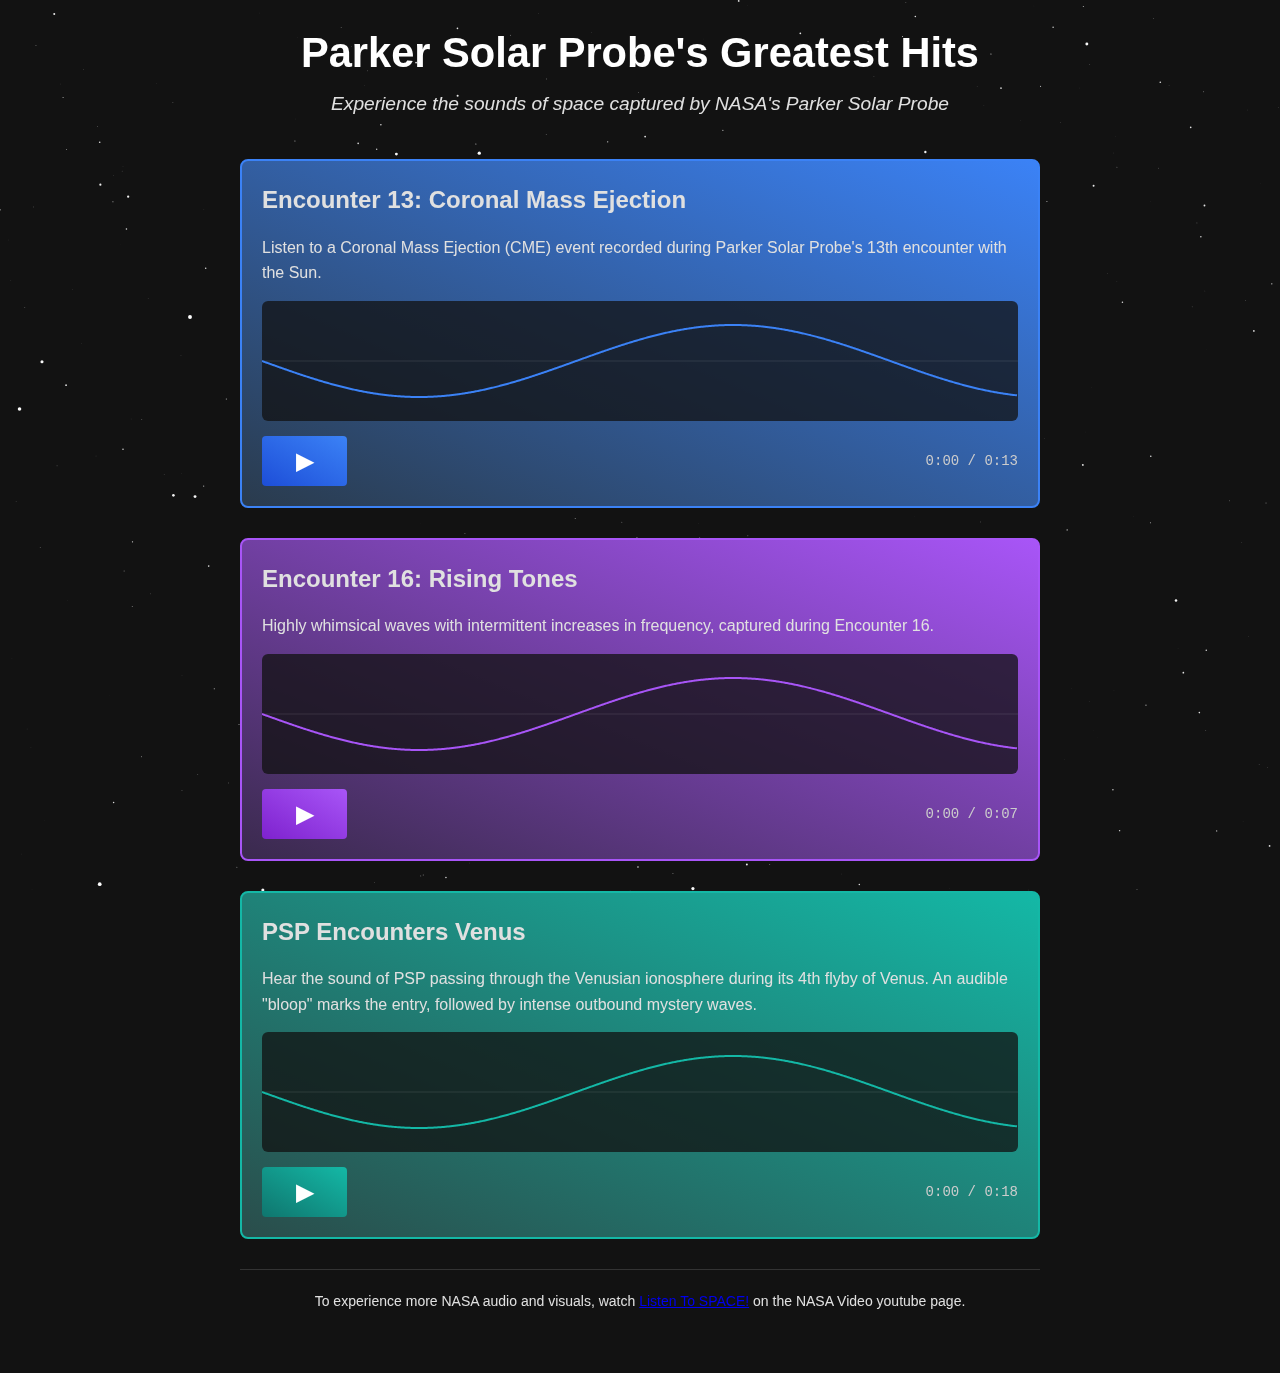
<file: index.html>
<!DOCTYPE html>
<html lang="en">
<head>
    <meta charset="UTF-8">
    <meta name="viewport" content="width=device-width, initial-scale=1.0">
    <title>Parker Solar Probe's Greatest Hits - Space Sound Showcase</title>
    <link rel="stylesheet" href="styles.css">
</head>
<body>
    <canvas id="starfield-canvas"></canvas>
    <div class="container">
        <header>
            <h1>Parker Solar Probe's Greatest Hits</h1>
            <p class="tagline">Experience the sounds of space captured by NASA's Parker Solar Probe</p>
        </header>

        <!-- E13 CME -->
        <section class="audio-example-section" 
                 data-audio-basename="PSP_Audification_2022_09_05_CME_Video_Sync_v1.4_PRE_POST_WAVES"
                 data-color="blue">
            <h2>Encounter 13: Coronal Mass Ejection</h2>
            <p>
                Listen to a Coronal Mass Ejection (CME) event recorded during Parker Solar Probe's 13th encounter with the Sun.
            </p>
            <div class="waveform-container">
                <canvas class="waveform-canvas"></canvas>
                <div class="waveform-overlay">
                    <div class="loading-indicator">
                        <div class="loading-spinner"></div>
                        <span>Loading audio...</span>
                    </div>
                </div>
            </div>
            <div class="controls">
                <button class="play-button"><span class="play-symbol">▶</span></button>
                <div class="time-display">0:00 / 0:00</div>
            </div>
        </section>

        <!-- E16 Rising Tones -->
        <section class="audio-example-section" 
                 data-audio-basename="E16_Risers_Stereo_2023_06_21_2321_to_2336_PSP_Mag_Bt_L_Bn_R"
                 data-color="purple">
            <h2>Encounter 16: Rising Tones</h2>
            <p>
                Highly whimsical waves with intermittent increases in frequency, captured during Encounter 16.
            </p>
            <div class="waveform-container">
                <canvas class="waveform-canvas"></canvas>
                <div class="waveform-overlay">
                    <div class="loading-indicator">
                        <div class="loading-spinner"></div>
                        <span>Loading audio...</span>
                    </div>
                </div>
            </div>
            <div class="controls">
                <button class="play-button"><span class="play-symbol">▶</span></button>
                <div class="time-display">0:00 / 0:00</div>
            </div>
        </section>

        <!-- Venus Flyby 4 -->
        <section class="audio-example-section" 
                 data-audio-basename="Venus_Flyby4_2021_02_20_1955_to_2040_Mag_Bn_Cleaned_Shortened"
                 data-color="teal">
            <h2>PSP Encounters Venus</h2>
            <p>
                Hear the sound of PSP passing through the Venusian ionosphere during its 4th flyby of Venus. An audible "bloop" marks the entry, followed by intense outbound mystery waves.
            </p>
            <div class="waveform-container">
                <canvas class="waveform-canvas"></canvas>
                <div class="waveform-overlay">
                    <div class="loading-indicator">
                        <div class="loading-spinner"></div>
                        <span>Loading audio...</span>
                    </div>
                </div>
            </div>
            <div class="controls">
                <button class="play-button"><span class="play-symbol">▶</span></button>
                <div class="time-display">0:00 / 0:00</div>
            </div>
        </section>

        <footer>
            <p>To experience more NASA audio and visuals, watch <a href="https://www.youtube.com/watch?v=j9A2MTB9gl0" target="_blank">Listen To SPACE!</a> on the NASA Video youtube page.</p>
        </footer>
    </div>

    <script src="js/audio.js"></script>
    <script src="js/visualizer.js"></script>
    <script src="js/main.js"></script>
    <script src="js/starfield.js"></script>
</body>
</html>
</file>
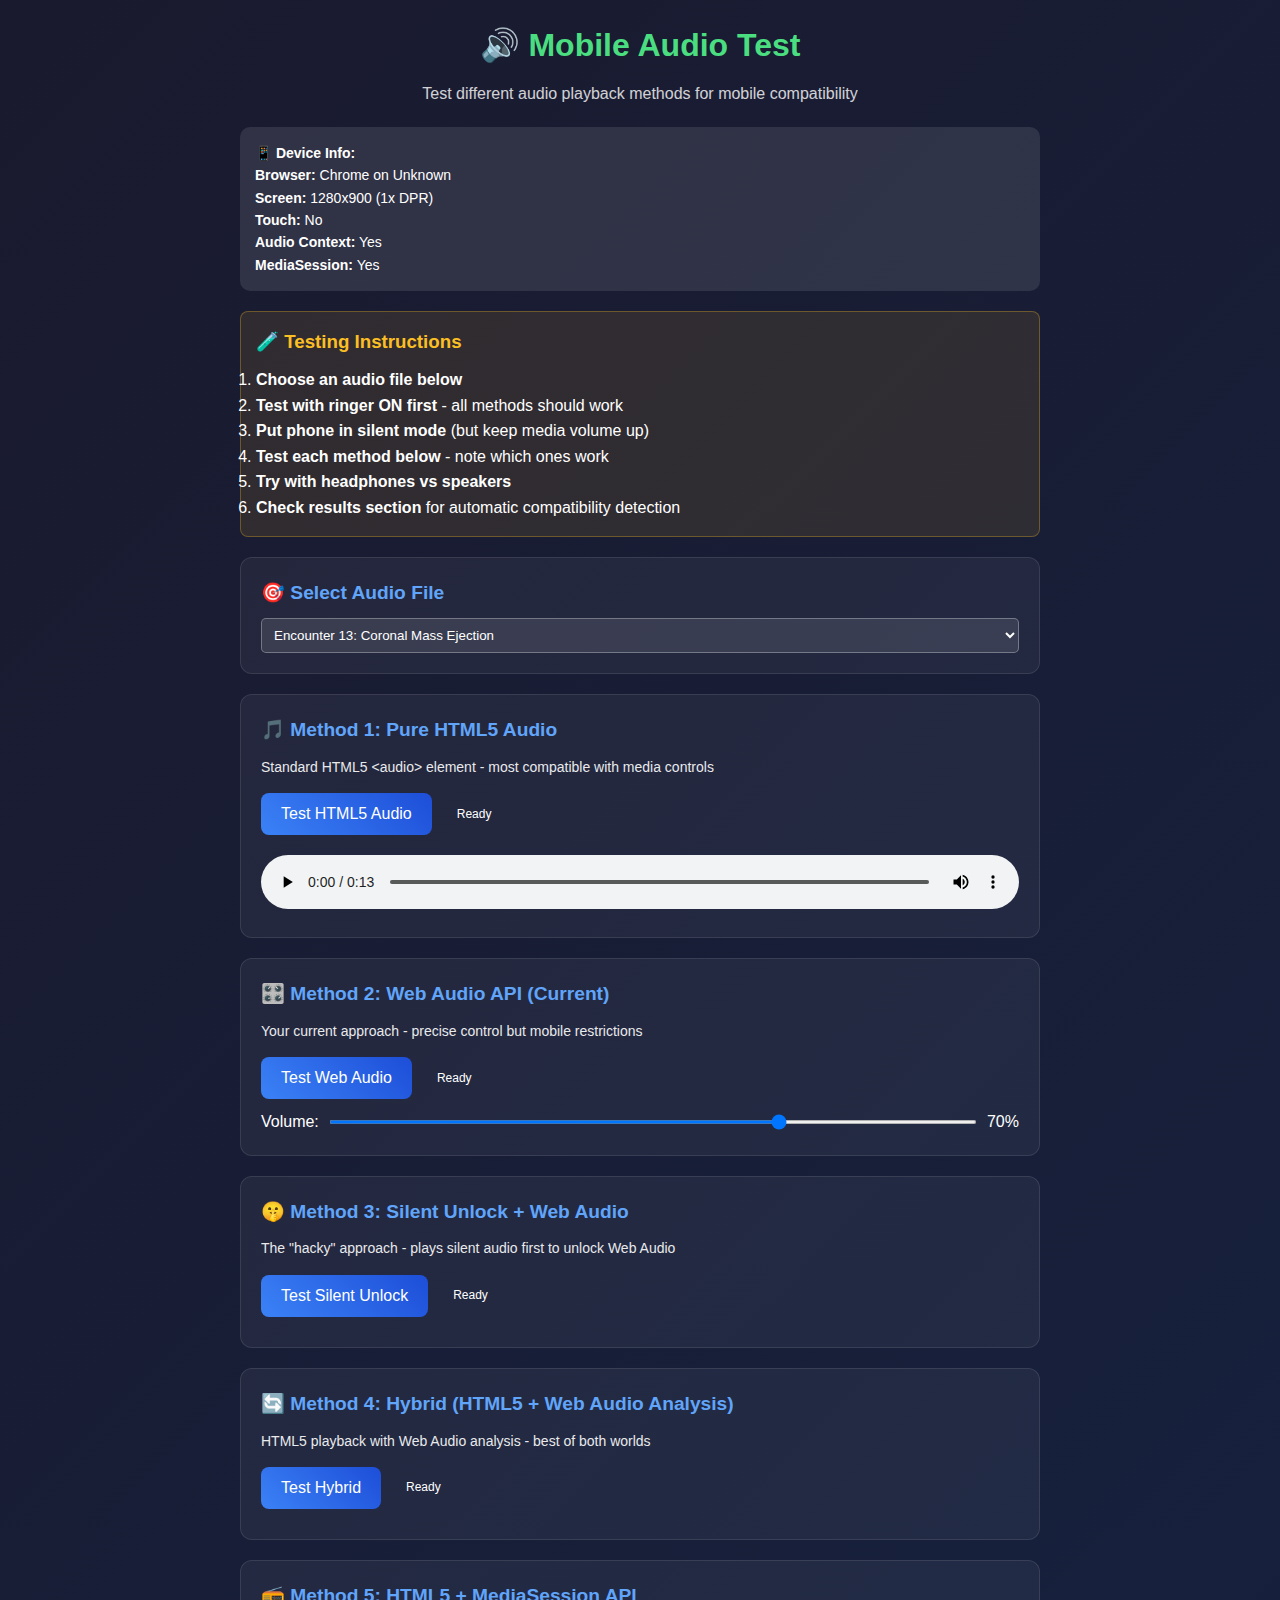
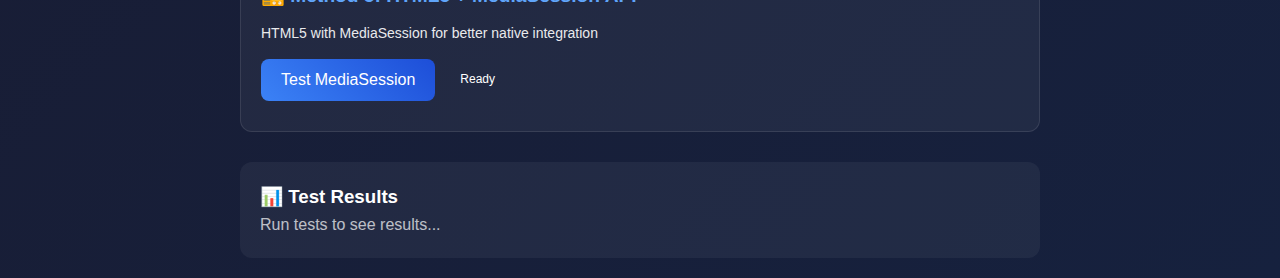
<file: audio_test_page.html>
<!DOCTYPE html>
<html lang="en">
<head>
    <meta charset="UTF-8">
    <meta name="viewport" content="width=device-width, initial-scale=1.0">
    <title>Mobile Audio Test - Parker Solar Probe</title>
    <style>
        * {
            margin: 0;
            padding: 0;
            box-sizing: border-box;
        }
        
        body {
            font-family: -apple-system, BlinkMacSystemFont, 'Segoe UI', Roboto, sans-serif;
            background: linear-gradient(135deg, #1a1a2e, #16213e);
            color: white;
            line-height: 1.6;
            padding: 20px;
        }
        
        .container {
            max-width: 800px;
            margin: 0 auto;
        }
        
        h1 {
            text-align: center;
            margin-bottom: 10px;
            color: #4ade80;
        }
        
        .device-info {
            background: rgba(255, 255, 255, 0.1);
            padding: 15px;
            border-radius: 10px;
            margin-bottom: 20px;
            font-size: 14px;
        }
        
        .test-section {
            background: rgba(255, 255, 255, 0.05);
            border: 1px solid rgba(255, 255, 255, 0.1);
            border-radius: 12px;
            padding: 20px;
            margin-bottom: 20px;
        }
        
        .test-section h2 {
            color: #60a5fa;
            margin-bottom: 10px;
            font-size: 1.2em;
        }
        
        .test-section p {
            margin-bottom: 15px;
            font-size: 14px;
            opacity: 0.9;
        }
        
        .controls {
            display: flex;
            align-items: center;
            gap: 15px;
            margin-bottom: 10px;
        }
        
        button {
            background: linear-gradient(45deg, #3b82f6, #1d4ed8);
            color: white;
            border: none;
            padding: 12px 20px;
            border-radius: 8px;
            cursor: pointer;
            font-size: 16px;
            transition: transform 0.2s, box-shadow 0.2s;
        }
        
        button:hover {
            transform: translateY(-2px);
            box-shadow: 0 4px 12px rgba(59, 130, 246, 0.3);
        }
        
        button:disabled {
            background: #374151;
            cursor: not-allowed;
            transform: none;
            box-shadow: none;
        }
        
        .status {
            font-size: 12px;
            padding: 5px 10px;
            border-radius: 5px;
            display: inline-block;
        }
        
        .status.success { background: rgba(34, 197, 94, 0.2); color: #4ade80; }
        .status.error { background: rgba(239, 68, 68, 0.2); color: #f87171; }
        .status.loading { background: rgba(251, 191, 36, 0.2); color: #fbbf24; }
        
        .volume-controls {
            display: flex;
            align-items: center;
            gap: 10px;
            margin-top: 10px;
        }
        
        input[type="range"] {
            flex: 1;
            height: 4px;
            background: rgba(255, 255, 255, 0.2);
            border-radius: 2px;
            outline: none;
        }
        
        .instructions {
            background: rgba(251, 191, 36, 0.1);
            border: 1px solid rgba(251, 191, 36, 0.3);
            border-radius: 8px;
            padding: 15px;
            margin-bottom: 20px;
        }
        
        .instructions h3 {
            color: #fbbf24;
            margin-bottom: 10px;
        }
        
        .results {
            margin-top: 30px;
            background: rgba(255, 255, 255, 0.05);
            border-radius: 12px;
            padding: 20px;
        }
        
        .result-item {
            display: flex;
            justify-content: space-between;
            align-items: center;
            padding: 8px 0;
            border-bottom: 1px solid rgba(255, 255, 255, 0.1);
        }
        
        .result-item:last-child {
            border-bottom: none;
        }
        
        audio {
            width: 100%;
            margin-top: 10px;
        }
    </style>
</head>
<body>
    <div class="container">
        <h1>🔊 Mobile Audio Test</h1>
        <p style="text-align: center; margin-bottom: 20px; opacity: 0.8;">
            Test different audio playback methods for mobile compatibility
        </p>
        
        <div class="device-info">
            <strong>📱 Device Info:</strong>
            <div id="device-details">Detecting...</div>
        </div>
        
        <div class="instructions">
            <h3>🧪 Testing Instructions</h3>
            <ol>
                <li><strong>Choose an audio file below</strong></li>
                <li><strong>Test with ringer ON first</strong> - all methods should work</li>
                <li><strong>Put phone in silent mode</strong> (but keep media volume up)</li>
                <li><strong>Test each method below</strong> - note which ones work</li>
                <li><strong>Try with headphones vs speakers</strong></li>
                <li><strong>Check results section</strong> for automatic compatibility detection</li>
            </ol>
        </div>
        
        <div class="test-section">
            <h2>🎯 Select Audio File</h2>
            <select id="audio-file-select" onchange="updateAudioFiles()" style="background: rgba(255,255,255,0.1); color: white; border: 1px solid rgba(255,255,255,0.3); padding: 8px; border-radius: 5px; width: 100%;">
                <option value="PSP_Audification_2022_09_05_CME_Video_Sync_v1.4_PRE_POST_WAVES">Encounter 13: Coronal Mass Ejection</option>
                <option value="E16_Risers_Stereo_2023_06_21_2321_to_2336_PSP_Mag_Bt_L_Bn_R">Encounter 16: Rising Tones</option>
                <option value="Venus_Flyby4_2021_02_20_1955_to_2040_Mag_Bn_Cleaned_Shortened">Venus Flyby 4</option>
            </select>
        </div>
        
        <!-- Method 1: Pure HTML5 Audio -->
        <div class="test-section">
            <h2>🎵 Method 1: Pure HTML5 Audio</h2>
            <p>Standard HTML5 &lt;audio&gt; element - most compatible with media controls</p>
            
            <div class="controls">
                <button onclick="testHTML5Audio()">Test HTML5 Audio</button>
                <span id="html5-status" class="status">Ready</span>
            </div>
            
            <audio id="html5-audio" controls>
                <source id="html5-audio-source" src="audio/PSP_Audification_2022_09_05_CME_Video_Sync_v1.4_PRE_POST_WAVES.mp3" type="audio/mpeg">
                Your browser does not support audio.
            </audio>
        </div>
        
        <!-- Method 2: Web Audio API -->
        <div class="test-section">
            <h2>🎛️ Method 2: Web Audio API (Current)</h2>
            <p>Your current approach - precise control but mobile restrictions</p>
            
            <div class="controls">
                <button onclick="testWebAudio()">Test Web Audio</button>
                <span id="webaudio-status" class="status">Ready</span>
            </div>
            
            <div class="volume-controls">
                <label>Volume:</label>
                <input type="range" id="webaudio-volume" min="0" max="1" step="0.1" value="0.7">
                <span id="webaudio-volume-display">70%</span>
            </div>
        </div>
        
        <!-- Method 3: Silent Unlock + Web Audio -->
        <div class="test-section">
            <h2>🤫 Method 3: Silent Unlock + Web Audio</h2>
            <p>The "hacky" approach - plays silent audio first to unlock Web Audio</p>
            
            <div class="controls">
                <button onclick="testSilentUnlock()">Test Silent Unlock</button>
                <span id="silent-status" class="status">Ready</span>
            </div>
        </div>
        
        <!-- Method 4: Hybrid Approach -->
        <div class="test-section">
            <h2>🔄 Method 4: Hybrid (HTML5 + Web Audio Analysis)</h2>
            <p>HTML5 playback with Web Audio analysis - best of both worlds</p>
            
            <div class="controls">
                <button onclick="testHybrid()">Test Hybrid</button>
                <span id="hybrid-status" class="status">Ready</span>
            </div>
        </div>
        
        <!-- Method 5: MediaSession API -->
        <div class="test-section">
            <h2>📻 Method 5: HTML5 + MediaSession API</h2>
            <p>HTML5 with MediaSession for better native integration</p>
            
            <div class="controls">
                <button onclick="testMediaSession()">Test MediaSession</button>
                <span id="mediasession-status" class="status">Ready</span>
            </div>
        </div>
        
        <div class="results">
            <h3>📊 Test Results</h3>
            <div id="results-list">
                <p style="opacity: 0.7;">Run tests to see results...</p>
            </div>
        </div>
    </div>
    
    <!-- Silent audio file for unlock test -->
    <audio id="silent-audio" src="audio/silent.mp3" preload="auto" style="display:none;"></audio>
    
    <script>
        // Device detection
        function detectDevice() {
            const details = {
                userAgent: navigator.userAgent,
                platform: navigator.platform,
                language: navigator.language,
                cookieEnabled: navigator.cookieEnabled,
                onLine: navigator.onLine,
                screen: `${screen.width}x${screen.height}`,
                devicePixelRatio: window.devicePixelRatio,
                touchSupport: 'ontouchstart' in window,
                audioContext: !!(window.AudioContext || window.webkitAudioContext),
                mediaSession: 'mediaSession' in navigator
            };
            
            const deviceInfo = document.getElementById('device-details');
            deviceInfo.innerHTML = `
                <div><strong>Browser:</strong> ${getBrowserName()} on ${getOSName()}</div>
                <div><strong>Screen:</strong> ${details.screen} (${details.devicePixelRatio}x DPR)</div>
                <div><strong>Touch:</strong> ${details.touchSupport ? 'Yes' : 'No'}</div>
                <div><strong>Audio Context:</strong> ${details.audioContext ? 'Yes' : 'No'}</div>
                <div><strong>MediaSession:</strong> ${details.mediaSession ? 'Yes' : 'No'}</div>
            `;
        }
        
        function getBrowserName() {
            const ua = navigator.userAgent;
            if (ua.includes('Chrome')) return 'Chrome';
            if (ua.includes('Firefox')) return 'Firefox';
            if (ua.includes('Safari')) return 'Safari';
            if (ua.includes('Edge')) return 'Edge';
            return 'Unknown';
        }
        
        function getOSName() {
            const ua = navigator.userAgent;
            if (ua.includes('iPhone') || ua.includes('iPad')) return 'iOS';
            if (ua.includes('Android')) return 'Android';
            if (ua.includes('Mac')) return 'macOS';
            if (ua.includes('Windows')) return 'Windows';
            return 'Unknown';
        }
        
        // Global audio context for Web Audio tests
        let audioContext;
        let testResults = {};
        
        // Get currently selected audio file
        function getCurrentAudioFile() {
            const select = document.getElementById('audio-file-select');
            return `audio/${select.value}.mp3`;
        }
        
        // Update audio files when selection changes
        function updateAudioFiles() {
            const audioPath = getCurrentAudioFile();
            const html5Audio = document.getElementById('html5-audio');
            const html5Source = document.getElementById('html5-audio-source');
            
            // Update HTML5 audio source
            html5Source.src = audioPath;
            html5Audio.load(); // Reload the audio element
            
            // Clear previous test results since we're testing a new file
            testResults = {};
            updateResultsDisplay();
            
            // Reset all status displays
            document.getElementById('html5-status').textContent = 'Ready';
            document.getElementById('html5-status').className = 'status';
            document.getElementById('webaudio-status').textContent = 'Ready';
            document.getElementById('webaudio-status').className = 'status';
            document.getElementById('silent-status').textContent = 'Ready';
            document.getElementById('silent-status').className = 'status';
            document.getElementById('hybrid-status').textContent = 'Ready';
            document.getElementById('hybrid-status').className = 'status';
            document.getElementById('mediasession-status').textContent = 'Ready';
            document.getElementById('mediasession-status').className = 'status';
        }
        
        // Initialize audio context
        function initAudioContext() {
            if (!audioContext) {
                const AudioContext = window.AudioContext || window.webkitAudioContext;
                if (AudioContext) {
                    audioContext = new AudioContext();
                }
            }
            return audioContext;
        }
        
        // Test 1: HTML5 Audio
        function testHTML5Audio() {
            const audio = document.getElementById('html5-audio');
            const status = document.getElementById('html5-status');
            
            status.textContent = 'Testing...';
            status.className = 'status loading';
            
            audio.currentTime = 0;
            const playPromise = audio.play();
            
            if (playPromise !== undefined) {
                playPromise.then(() => {
                    status.textContent = 'Playing ✓';
                    status.className = 'status success';
                    recordResult('HTML5 Audio', 'success', 'Played successfully');
                    
                    setTimeout(() => {
                        audio.pause();
                        status.textContent = 'Success';
                    }, 2000);
                }).catch(error => {
                    status.textContent = 'Failed ✗';
                    status.className = 'status error';
                    recordResult('HTML5 Audio', 'error', error.message);
                });
            }
        }
        
        // Test 2: Web Audio API
        function testWebAudio() {
            const status = document.getElementById('webaudio-status');
            const volumeSlider = document.getElementById('webaudio-volume');
            
            status.textContent = 'Loading...';
            status.className = 'status loading';
            
            const ctx = initAudioContext();
            if (!ctx) {
                status.textContent = 'Not supported ✗';
                status.className = 'status error';
                recordResult('Web Audio API', 'error', 'AudioContext not supported');
                return;
            }
            
            // Resume context if suspended
            if (ctx.state === 'suspended') {
                ctx.resume();
            }
            
            fetch(getCurrentAudioFile())
                .then(response => response.arrayBuffer())
                .then(data => ctx.decodeAudioData(data))
                .then(buffer => {
                    const source = ctx.createBufferSource();
                    const gainNode = ctx.createGain();
                    
                    source.buffer = buffer;
                    gainNode.gain.value = parseFloat(volumeSlider.value);
                    
                    source.connect(gainNode);
                    gainNode.connect(ctx.destination);
                    
                    source.start(0);
                    
                    status.textContent = 'Playing ✓';
                    status.className = 'status success';
                    recordResult('Web Audio API', 'success', 'Played successfully');
                    
                    setTimeout(() => {
                        source.stop();
                        status.textContent = 'Success';
                    }, 2000);
                })
                .catch(error => {
                    status.textContent = 'Failed ✗';
                    status.className = 'status error';
                    recordResult('Web Audio API', 'error', error.message);
                });
        }
        
        // Test 3: Silent unlock method
        function testSilentUnlock() {
            const status = document.getElementById('silent-status');
            const silentAudio = document.getElementById('silent-audio');
            
            status.textContent = 'Unlocking...';
            status.className = 'status loading';
            
            // Play silent audio first
            silentAudio.play().then(() => {
                status.textContent = 'Unlocked, testing...';
                
                // Now try Web Audio
                setTimeout(() => {
                    testWebAudioAfterUnlock(status);
                }, 100);
            }).catch(error => {
                status.textContent = 'Unlock failed ✗';
                status.className = 'status error';
                recordResult('Silent Unlock', 'error', 'Silent audio failed: ' + error.message);
            });
        }
        
        function testWebAudioAfterUnlock(status) {
            const ctx = initAudioContext();
            
            fetch(getCurrentAudioFile())
                .then(response => response.arrayBuffer())
                .then(data => ctx.decodeAudioData(data))
                .then(buffer => {
                    const source = ctx.createBufferSource();
                    source.buffer = buffer;
                    source.connect(ctx.destination);
                    source.start(0);
                    
                    status.textContent = 'Playing ✓';
                    status.className = 'status success';
                    recordResult('Silent Unlock', 'success', 'Played after silent unlock');
                    
                    setTimeout(() => {
                        source.stop();
                        status.textContent = 'Success';
                    }, 2000);
                })
                .catch(error => {
                    status.textContent = 'Failed ✗';
                    status.className = 'status error';
                    recordResult('Silent Unlock', 'error', error.message);
                });
        }
        
        // Test 4: Hybrid approach
        function testHybrid() {
            const status = document.getElementById('hybrid-status');
            
            status.textContent = 'Testing...';
            status.className = 'status loading';
            
            const audio = new Audio(getCurrentAudioFile());
            
            const playPromise = audio.play();
            
            if (playPromise !== undefined) {
                playPromise.then(() => {
                    status.textContent = 'Playing ✓';
                    status.className = 'status success';
                    recordResult('Hybrid Approach', 'success', 'HTML5 playback successful');
                    
                    // Try to connect to Web Audio for analysis
                    try {
                        const ctx = initAudioContext();
                        if (ctx) {
                            const source = ctx.createMediaElementSource(audio);
                            const analyser = ctx.createAnalyser();
                            source.connect(analyser);
                            analyser.connect(ctx.destination);
                            recordResult('Hybrid Analysis', 'success', 'Web Audio analysis connected');
                        }
                    } catch (e) {
                        recordResult('Hybrid Analysis', 'error', 'Web Audio analysis failed: ' + e.message);
                    }
                    
                    setTimeout(() => {
                        audio.pause();
                        status.textContent = 'Success';
                    }, 2000);
                }).catch(error => {
                    status.textContent = 'Failed ✗';
                    status.className = 'status error';
                    recordResult('Hybrid Approach', 'error', error.message);
                });
            }
        }
        
        // Test 5: MediaSession API
        function testMediaSession() {
            const status = document.getElementById('mediasession-status');
            
            status.textContent = 'Testing...';
            status.className = 'status loading';
            
            const audio = new Audio(getCurrentAudioFile());
            
            // Set up MediaSession if supported
            if ('mediaSession' in navigator) {
                navigator.mediaSession.metadata = new MediaMetadata({
                    title: 'PSP Audio Test',
                    artist: 'NASA Parker Solar Probe',
                    album: 'Space Sounds'
                });
                
                navigator.mediaSession.setActionHandler('play', () => audio.play());
                navigator.mediaSession.setActionHandler('pause', () => audio.pause());
            }
            
            const playPromise = audio.play();
            
            if (playPromise !== undefined) {
                playPromise.then(() => {
                    status.textContent = 'Playing ✓';
                    status.className = 'status success';
                    recordResult('MediaSession', 'success', 'Playing with MediaSession integration');
                    
                    setTimeout(() => {
                        audio.pause();
                        status.textContent = 'Success';
                    }, 2000);
                }).catch(error => {
                    status.textContent = 'Failed ✗';
                    status.className = 'status error';
                    recordResult('MediaSession', 'error', error.message);
                });
            }
        }
        
        // Record and display results
        function recordResult(method, status, message) {
            testResults[method] = { status, message, timestamp: new Date().toLocaleTimeString() };
            updateResultsDisplay();
        }
        
        function updateResultsDisplay() {
            const resultsList = document.getElementById('results-list');
            
            if (Object.keys(testResults).length === 0) {
                resultsList.innerHTML = '<p style="opacity: 0.7;">Run tests to see results...</p>';
                return;
            }
            
            resultsList.innerHTML = Object.entries(testResults).map(([method, result]) => `
                <div class="result-item">
                    <div>
                        <strong>${method}</strong><br>
                        <small style="opacity: 0.7;">${result.message}</small>
                    </div>
                    <div>
                        <span class="status ${result.status}">${result.status === 'success' ? '✓' : '✗'}</span><br>
                        <small style="opacity: 0.5;">${result.timestamp}</small>
                    </div>
                </div>
            `).join('');
        }
        
        // Volume slider handling
        document.getElementById('webaudio-volume').addEventListener('input', function() {
            document.getElementById('webaudio-volume-display').textContent = Math.round(this.value * 100) + '%';
        });
        
        // Initialize page
        document.addEventListener('DOMContentLoaded', () => {
            detectDevice();
        });
    </script>
</body>
</html>
</file>
<file: styles.css>
/* Base Styles */
:root {
    --blue-light: #dbeafe;
    --blue-mid: #3b82f6;
    --blue-dark: #1d4ed8;
    --blue-section-bg: #2a3b4d;
    --blue-section-bg-rgba: rgba(42, 59, 77, 0.5);
    --blue-mid-rgba: rgba(59, 130, 246, 0.5);
    
    --purple-light: #e9d5ff;
    --purple-mid: #a855f7;
    --purple-dark: #7e22ce;
    --purple-section-bg: #3a2a4d;
    --purple-section-bg-rgba: rgba(58, 42, 77, 0.5);
    --purple-mid-rgba: rgba(168, 85, 247, 0.5);
    
    --teal-light: #ccfbf1;
    --teal-mid: #14b8a6;
    --teal-dark: #0f766e;
    --teal-section-bg: #2a4d4b;
    --teal-section-bg-rgba: rgba(42, 77, 75, 0.5);
    --teal-mid-rgba: rgba(20, 184, 166, 0.5);
    
    --amber-light: #fef3c7;
    --amber-mid: #f59e0b;
    --amber-dark: #b45309;
    --amber-section-bg: #4d422a;
    --amber-section-bg-rgba: rgba(77, 66, 42, 0.5);
    --amber-mid-rgba: rgba(245, 158, 11, 0.5);
    
    --gray-light: #f1f5f9;
    --gray-mid: #64748b;
    --gray-dark: #1e293b;

    --text-light: #e0e0e0;
    --text-dark: #121212;
    --bg-dark: #121212;
    --bg-section-darker: #1f1f1f;
    --bg-canvas-dark: #101010;
}

#starfield-canvas {
    position: fixed;
    top: 0;
    left: 0;
    width: 100%;
    height: 100%;
    z-index: -1; /* Ensure it's behind other content */
    background-color: var(--bg-dark); /* Fallback if canvas doesn't draw immediately */
}

* {
    box-sizing: border-box;
    margin: 0;
    padding: 0;
}

body {
    font-family: -apple-system, BlinkMacSystemFont, 'Segoe UI', Roboto, Oxygen, Ubuntu, Cantarell, 'Open Sans', 'Helvetica Neue', sans-serif;
    line-height: 1.6;
    color: var(--text-light);
    background-color: var(--bg-dark);
    padding: 20px;
}

.container {
    max-width: 800px;
    margin: 0 auto;
}

header, section, footer {
    margin-bottom: 40px;
}

h1 {
    font-size: 2.6em;
    margin-bottom: 2px;
    text-align: center;
    color: #ffffff;
}

h2 {
    font-size: 1.5em;
    margin-bottom: 15px;
    color: var(--text-light);
}

.tagline {
    text-align: center;
    font-size: 1.2em;
    color: #e0e0e0;
    font-style: italic;
    margin-bottom: 20px;
}

p {
    margin-bottom: 15px;
    color: var(--text-light);
}

.intro {
    background-color: var(--bg-section-darker);
    padding: 20px;
    border-radius: 8px;
    margin-bottom: 30px;
}

/* Wave Doctor Example Sections */
.audio-example-section {
    border-radius: 8px;
    border: 2px solid;
    padding: 20px;
    margin-bottom: 30px;
}

/* Color Themes for Examples */
.audio-example-section[data-color="blue"] {
    border-color: var(--blue-mid);
    background-image: linear-gradient(to top right, var(--blue-section-bg), var(--blue-mid));
}

.audio-example-section[data-color="purple"] {
    border-color: var(--purple-mid);
    background-image: linear-gradient(to top right, var(--purple-section-bg), var(--purple-mid));
}

.audio-example-section[data-color="teal"] {
    border-color: var(--teal-mid);
    background-image: linear-gradient(to top right, var(--teal-section-bg), var(--teal-mid));
}

.audio-example-section[data-color="amber"] {
    border-color: var(--amber-mid);
    background-image: linear-gradient(to top right, var(--amber-section-bg), var(--amber-mid));
}

.audio-example-section[data-color="blue"] .play-button {
    background-image: linear-gradient(to top right, var(--blue-dark), var(--blue-mid));
}

.audio-example-section[data-color="purple"] .play-button {
    background-image: linear-gradient(to top right, var(--purple-dark), var(--purple-mid));
}

.audio-example-section[data-color="teal"] .play-button {
    background-image: linear-gradient(to top right, var(--teal-dark), var(--teal-mid));
}

.audio-example-section[data-color="amber"] .play-button {
    background-image: linear-gradient(to top right, var(--amber-dark), var(--amber-mid));
}

/* Formula Display */
.formula {
    background-color: #f1f5f9;
    padding: 12px;
    border-radius: 6px;
    margin-bottom: 15px;
    overflow-x: auto;
}

.formula code {
    font-family: 'Courier New', Courier, monospace;
    font-size: 14px;
}

/* Example Toggles (New) */
.example-toggles {
    display: flex;
    gap: 10px;
    margin-bottom: 15px;
}

.drum-example-btn {
    padding: 8px 16px;
    font-weight: 500;
    border-radius: 4px;
    cursor: pointer;
    background-color: var(--gray-light);
    color: var(--gray-dark);
    border: 1px solid var(--gray-mid);
    transition: background-color 0.2s ease, color 0.2s ease, border-color 0.2s ease;
    font-size: 14px; /* Explicitly setting for consistency */
}

.drum-example-btn:hover:not(.active) {
    background-color: #e2e8f0; /* Slightly darker gray on hover */
}

/* Active state for drum example buttons within the purple-themed section */
.audio-example-section[data-color="purple"] .drum-example-btn.active {
    background-color: var(--purple-dark);
    color: white;
    border-color: var(--purple-dark);
}

/* Waveform Display */
.waveform-container {
    position: relative;
    width: 100%;
    height: 120px;
    margin-bottom: 15px;
    border-radius: 6px;
    overflow: hidden;
    background-color: transparent;
}

.waveform-canvas {
    position: absolute;
    top: 0;
    left: 0;
    width: 100%;
    height: 100%;
    background-color: rgba(16, 16, 16, 0.5);
}

.waveform-overlay {
    position: absolute;
    top: 0;
    left: 0;
    width: 100%;
    height: 100%;
    display: flex;
    justify-content: center;
    align-items: center;
    background-color: rgba(0, 0, 0, 0.5);
    transition: opacity 0.3s ease;
}

.waveform-overlay.hidden {
    opacity: 0;
    pointer-events: none;
}

.loading-indicator {
    display: flex;
    flex-direction: column;
    align-items: center;
}

.loading-spinner {
    width: 30px;
    height: 30px;
    border: 3px solid rgba(200, 200, 200, 0.2);
    border-radius: 50%;
    border-top-color: #ccc;
    animation: spin 1s ease-in-out infinite;
    margin-bottom: 10px;
}

@keyframes spin {
    to { transform: rotate(360deg); }
}

/* Controls */
.controls {
    display: flex;
    align-items: center;
    gap: 15px;
}

.play-button {
    padding: 10px 24px;
    color: white;
    border: none;
    border-radius: 4px;
    cursor: pointer;
    font-weight: 500;
    font-size: 1.5em;
    min-width: 50px;
    height: 50px;
    width: 85px; /* Fixed width for the button */
    text-align: center;
    transition: background-color 0.2s ease;
    display: inline-flex;
    align-items: center;
    justify-content: center;
}

.play-button .play-symbol,
.play-button .pause-symbol {
    display: inline-block;
    vertical-align: middle; /* Helps if line-heights differ */
}

.play-button .pause-symbol {
    font-size: 1.3em; /* Approx 30% larger than play symbol (1em * 1.3) relative to button's 1.5em base */
}

.play-button:hover:not(:disabled) {
    opacity: 0.9;
}

.play-button:disabled {
    background-color: #4a5568;
    cursor: not-allowed;
}

.toggle-container {
    display: flex;
    align-items: center;
    gap: 8px;
    font-size: 14px;
}

/* Switch Toggle */
.switch {
    position: relative;
    display: inline-block;
    width: 48px;
    height: 24px;
}

.switch input {
    opacity: 0;
    width: 0;
    height: 0;
}

.slider {
    position: absolute;
    cursor: pointer;
    top: 0;
    left: 0;
    right: 0;
    bottom: 0;
    background-color: #cbd5e1;
    transition: .4s;
    border-radius: 24px;
}

.slider:before {
    position: absolute;
    content: "";
    height: 18px;
    width: 18px;
    left: 3px;
    bottom: 3px;
    background-color: white;
    transition: .4s;
    border-radius: 50%;
}

.time-display {
    margin-left: auto;
    font-size: 14px;
    color: #cccccc;
    font-family: monospace;
}

/* Footer */
footer {
    text-align: center;
    color: #a0a0a0;
    border-top: 1px solid #333333;
    padding-top: 20px;
    font-size: 14px;
}

/* Responsive Adjustments */
@media (max-width: 600px) {
    body {
        padding: 10px;
    }
    
    .controls {
        flex-wrap: wrap;
    }
    
    .toggle-container {
        order: 3;
        width: 100%;
        justify-content: center;
        margin-top: 10px;
    }
    
    .time-display {
        order: 2;
    }
}
</file>
